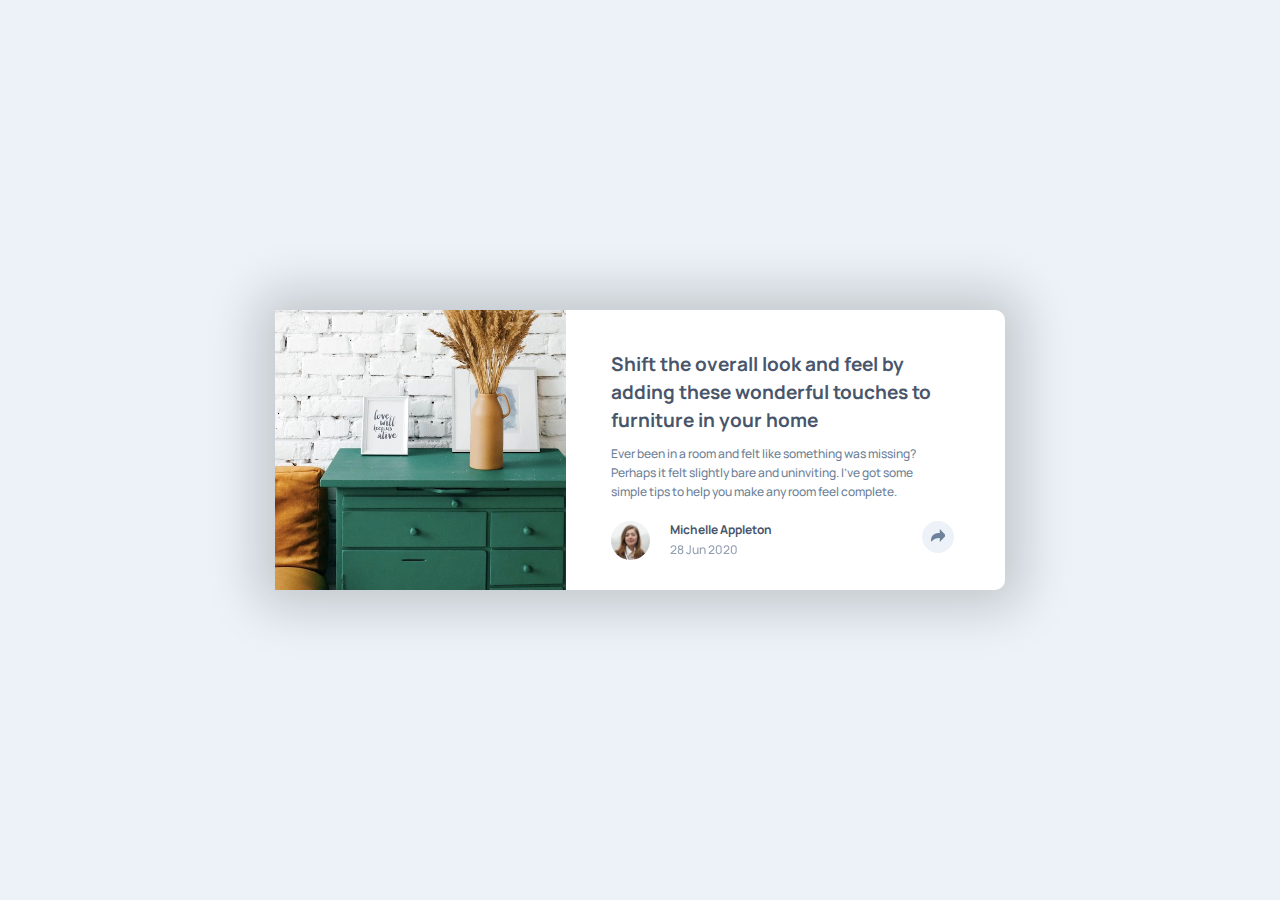
<file: index.html>
<!DOCTYPE html>
<html lang="en">
<head>
  <meta charset="UTF-8">
  <meta name="viewport" content="width=device-width, initial-scale=1.0"> <!-- displays site properly based on user's device -->
  <link rel="stylesheet" type="text/css" href="style.css">

  <link rel="icon" type="image/png" sizes="32x32" href="./images/favicon-32x32.png">
  <link rel="preconnect" href="https://fonts.gstatic.com">
  <link href="https://fonts.googleapis.com/css2?family=Manrope:wght@500;700&display=swap" rel="stylesheet">
  
  <title>Frontend Mentor | Article preview component</title>

</head>
<body>
    <div class="main"> 
        <div class="card">
            <div class="card-img">

            </div>
            <div class="card-content">
                <h1>Shift the overall look and feel by adding these wonderful 
                    touches to furniture in your home
                </h1>
                <p>
                    Ever been in a room and felt like something was missing? Perhaps 
                    it felt slightly bare and uninviting. I’ve got some simple tips 
                    to help you make any room feel complete.
                </p>
                <div class="card-footer">
                    <img class="profile-pic" alt="Michelle Appleton" src="images/avatar-michelle.jpg"></img>
                    <div class="author-info">
                        <h2>Michelle Appleton</h2>
                        <p>28 Jun 2020</p>
                    </div>
                    <div id="shareButton" class="share-button" onclick="activate()">
                        <svg id="shareArrow" class="share-arrow" xmlns="http://www.w3.org/2000/svg" width="15" height="13"><path d="M15 6.495L8.766.014V3.88H7.441C3.33 3.88 0 7.039 0 10.936v2.049l.589-.612C2.59 10.294 5.422 9.11 8.39 9.11h.375v3.867L15 6.495z"/></svg>
                    </div>
                    
                </div>
            </div>

            <div id="shareMenu" class="share-menu">
                <div class="share-menu-triangle"></div>

                <div class="share-menu-item">
                    <p>SHARE</p>
                </div>
                <div class="share-menu-item">
                    <svg xmlns="http://www.w3.org/2000/svg" width="20" height="20"><path fill="#fffeff" d="M18.896 0H1.104C.494 0 0 .494 0 1.104v17.793C0 19.506.494 20 1.104 20h9.58v-7.745H8.076V9.237h2.606V7.01c0-2.583 1.578-3.99 3.883-3.99 1.104 0 2.052.082 2.329.119v2.7h-1.598c-1.254 0-1.496.597-1.496 1.47v1.928h2.989l-.39 3.018h-2.6V20h5.098c.608 0 1.102-.494 1.102-1.104V1.104C20 .494 19.506 0 18.896 0z"/></svg>
                </div>
                <div class="share-menu-item">
                    <svg xmlns="http://www.w3.org/2000/svg" width="20" height="17"><path fill="#fffeff" d="M20 2.172a8.192 8.192 0 01-2.357.646 4.11 4.11 0 001.804-2.27 8.22 8.22 0 01-2.605.996A4.096 4.096 0 0013.847.248c-2.65 0-4.596 2.472-3.998 5.037A11.648 11.648 0 011.392 1a4.109 4.109 0 001.27 5.478 4.086 4.086 0 01-1.858-.513c-.045 1.9 1.318 3.679 3.291 4.075a4.113 4.113 0 01-1.853.07 4.106 4.106 0 003.833 2.849A8.25 8.25 0 010 14.658a11.616 11.616 0 006.29 1.843c7.618 0 11.922-6.434 11.663-12.205A8.354 8.354 0 0020 2.172z"/></svg>
                </div>
                <div class="share-menu-item">
                    <svg xmlns="http://www.w3.org/2000/svg" width="20" height="20"><path fill="#fffeff" d="M10 0C4.478 0 0 4.477 0 10c0 4.237 2.636 7.855 6.356 9.312-.088-.791-.167-2.005.035-2.868.182-.78 1.172-4.97 1.172-4.97s-.299-.6-.299-1.486c0-1.39.806-2.428 1.81-2.428.852 0 1.264.64 1.264 1.408 0 .858-.545 2.14-.828 3.33-.236.995.5 1.807 1.48 1.807 1.778 0 3.144-1.874 3.144-4.58 0-2.393-1.72-4.068-4.177-4.068-2.845 0-4.515 2.135-4.515 4.34 0 .859.331 1.781.745 2.281a.3.3 0 01.069.288l-.278 1.133c-.044.183-.145.223-.335.134-1.249-.581-2.03-2.407-2.03-3.874 0-3.154 2.292-6.052 6.608-6.052 3.469 0 6.165 2.473 6.165 5.776 0 3.447-2.173 6.22-5.19 6.22-1.013 0-1.965-.525-2.291-1.148l-.623 2.378c-.226.869-.835 1.958-1.244 2.621.937.29 1.931.446 2.962.446 5.522 0 10-4.477 10-10S15.522 0 10 0z"/></svg>
                </div>

             </div>
            
    </div>

</body>

<scripts>
    <script src="./index.js"></script>

</scripts>
</html>
</file>
<file: style.css>
* {
    margin: 0;
    padding: 0;
}

body {
    height: 100vh;
}


.btn-active { 
   background-color: #6d819a !important;
}

.arw-active {
    fill: #fffffd !important;
}
.active {
    opacity: 1 !important;
}

.fade-in {
	animation: fadeIn 1s;
}

.fade-out {
	animation: fadeIn 1s;
}

@keyframes fadeIn {
  from {
  	opacity: 0;
  }
  to {
 	opacity: 1;
  }
}

@keyframes fadeIn {
    from {
        opacity: 1;
    }
    to {
       opacity: 1;
    }
  }

.main {
    display: flex;
    height: 100vh;
    background-color: hsl(210, 46%, 95%);
    font-family: 'Manrope', sans-serif;
    justify-content: center;
    align-items: center;
}

.card {
    display: flex;
    position: absolute;
    border-radius: 10px;
    background-color: rgb(255, 255, 255);
    height: 280px;
    width: 730px;
    box-shadow: 0px 0px 50px 20px rgba(0,0,0,0.17);
}
.card-img {
    background-image: url("./images/drawers.jpg");
    background-size: 122%;
    filter: brightness(105%);
    width: 105%;
    min-width: 285px;
}

.card-content {
    margin: 40px 45px 35px 45px;
    
}

.card-content h1 {
    line-height: 28px;
    padding-right: 20px;
    font-size: 19px;
    font-weight: 700;
    color: hsl(217, 19%, 35%)
}

.card-content p {
    line-height: 19px;
    padding-right: 20px;
    margin-top: 10px;
    font-size: 12px;
    font-weight: 500;
    color: hsl(214, 17%, 51%)
}

.card-footer {
    display: flex;
    flex-direction: row;
    width: 100%;

    margin-bottom: 20px;
    margin-top: 20px;
}

.profile-pic {
    border-radius: 50%;
    max-height: 39px;
    max-width: 39px;
    flex-grow: 2;
}

.author-info{
    margin-left: 20px;
    flex-direction: column;
    justify-content: center;
}

.author-info h2 {
    font-size: 12px;
    color:hsl(217, 19%, 35%)


}
.author-info p {
    font-size: 12px;
    font-weight: 500;
    margin-top:2px;
    opacity: 0.75;

}

.share-button {
    display: flex;
    width: 32px;
    height: 32px;
    background-color:  hsl(210, 46%, 95%);
    border-radius: 50%;
    justify-content: center;
    align-items: center;
    margin-left: 150px;
    cursor:pointer;
}

.share-arrow {
    width: 14px;
    height: 14px;
    margin-bottom: 2px;
    fill: #6e829b;
}

.share-menu {
    display: flex;
    position:absolute;
    border-radius: 15px;
    background-color: hsl(217, 19%, 35%);
    height: 55px;
    width: 250px;
    left: 537px;;
    margin-top: 135px;
    justify-content: space-evenly;
    align-items: center;
    opacity: 0;

}

.share-menu-item-group {
    display: flex;
    position:absolute;
    justify-content: space-evenly;
}

.share-menu-triangle {
    width: 19px;
    height: 19px;
    transform: rotate(45deg);
    position: absolute;
    margin-right: 4px;
    margin-top: 42px;
    background-color: hsl(217, 19%, 35%);
}

.share-menu-item {
    margin-top: 3px;
    justify-content: center;
    fill: #fffeff;
    color: #fffeff;
    font-size: 12px;
    letter-spacing: 8px;
    cursor: active;
}

@media (max-width: 991px){


    .card {
        flex-direction: column;
        height: 515px;
        width: 330px;
        overflow:hidden;
        
    }

    .card-img {
        width: 330px;
        min-height: 200px;
        background-size: 100%;
    }

    .card-content {
        margin: 30px 35px; 
    }

    .card-content h1 {
        line-height: 23px;
        font-size: 15px;
    }
    
 
    .share-button {
        margin-left: 0px;
        z-index:5;
        margin-top: 8px;
    }

    .author-info {
        margin-right: 60px;
    }

    .card-footer {
        margin-top: 70px;
    }
    
    .share-menu {
        height: 70px;
        width: 330px;
        left: 0px;
        margin-top: 0px;
        position: absolute;
        bottom: 0;
        padding-right: 0px;
        justify-content: left;
    }
    
    .share-menu-item {
        margin-left: 21px;
    }
}
</file>
